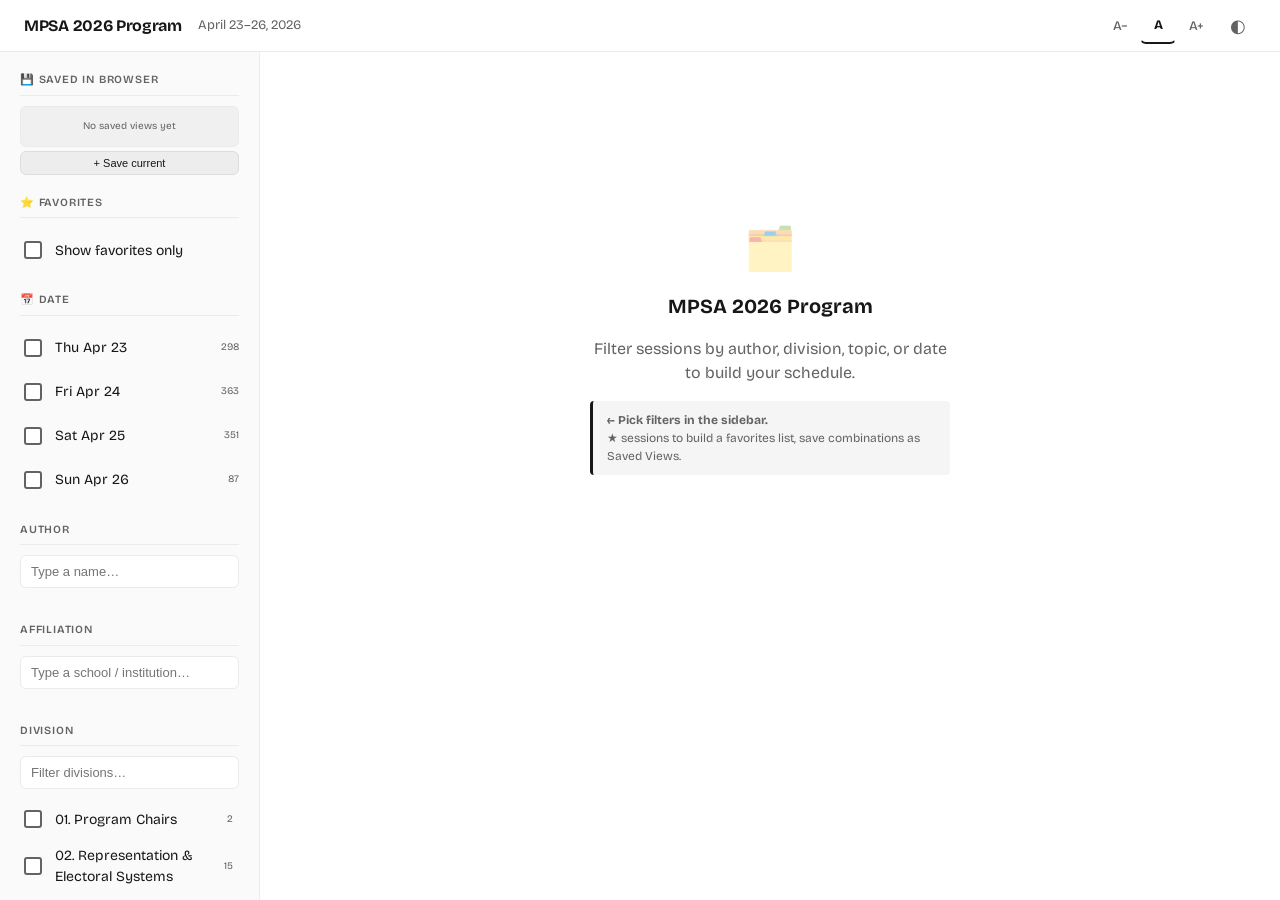
<file: index.html>
<!doctype html>
<html lang="en">
<head>
  <meta charset="utf-8">
  <meta name="viewport" content="width=device-width, initial-scale=1">
  <title>MPSA 2026 Program</title>
  <link rel="stylesheet" href="css/main.css">
</head>
<body>
  <header class="app-header">
    <button class="drawer-toggle" id="drawer-toggle" aria-label="Open filters" title="Open filters">&#9776;</button>
    <div class="app-title">MPSA 2026 Program</div>
    <div class="app-dates">April 23&#8211;26, 2026</div>
    <div class="header-controls" id="header-controls">
      <button class="font-btn" data-scale="0.9" aria-label="Decrease font size">A&#8722;</button>
      <button class="font-btn active" data-scale="1" aria-label="Default font size">A</button>
      <button class="font-btn" data-scale="1.3" aria-label="Increase font size">A+</button>
      <button class="contrast-btn" id="contrast-toggle" aria-label="Toggle high contrast mode" aria-pressed="false">&#9680;</button>
    </div>
  </header>
  <div class="drawer-overlay" id="drawer-overlay"></div>

  <div class="app-body">
    <aside class="sidebar" id="sidebar"></aside>
    <main class="main" id="main">
      <div class="filter-summary" id="filter-summary"></div>
      <div class="main-content" id="main-content"></div>
    </main>
  </div>

  <script src="js/storage.js"></script>
  <script src="js/filters.js"></script>
  <script src="js/search.js"></script>
  <script src="js/render.js"></script>
  <script src="js/app.js"></script>
</body>
</html>
</file>
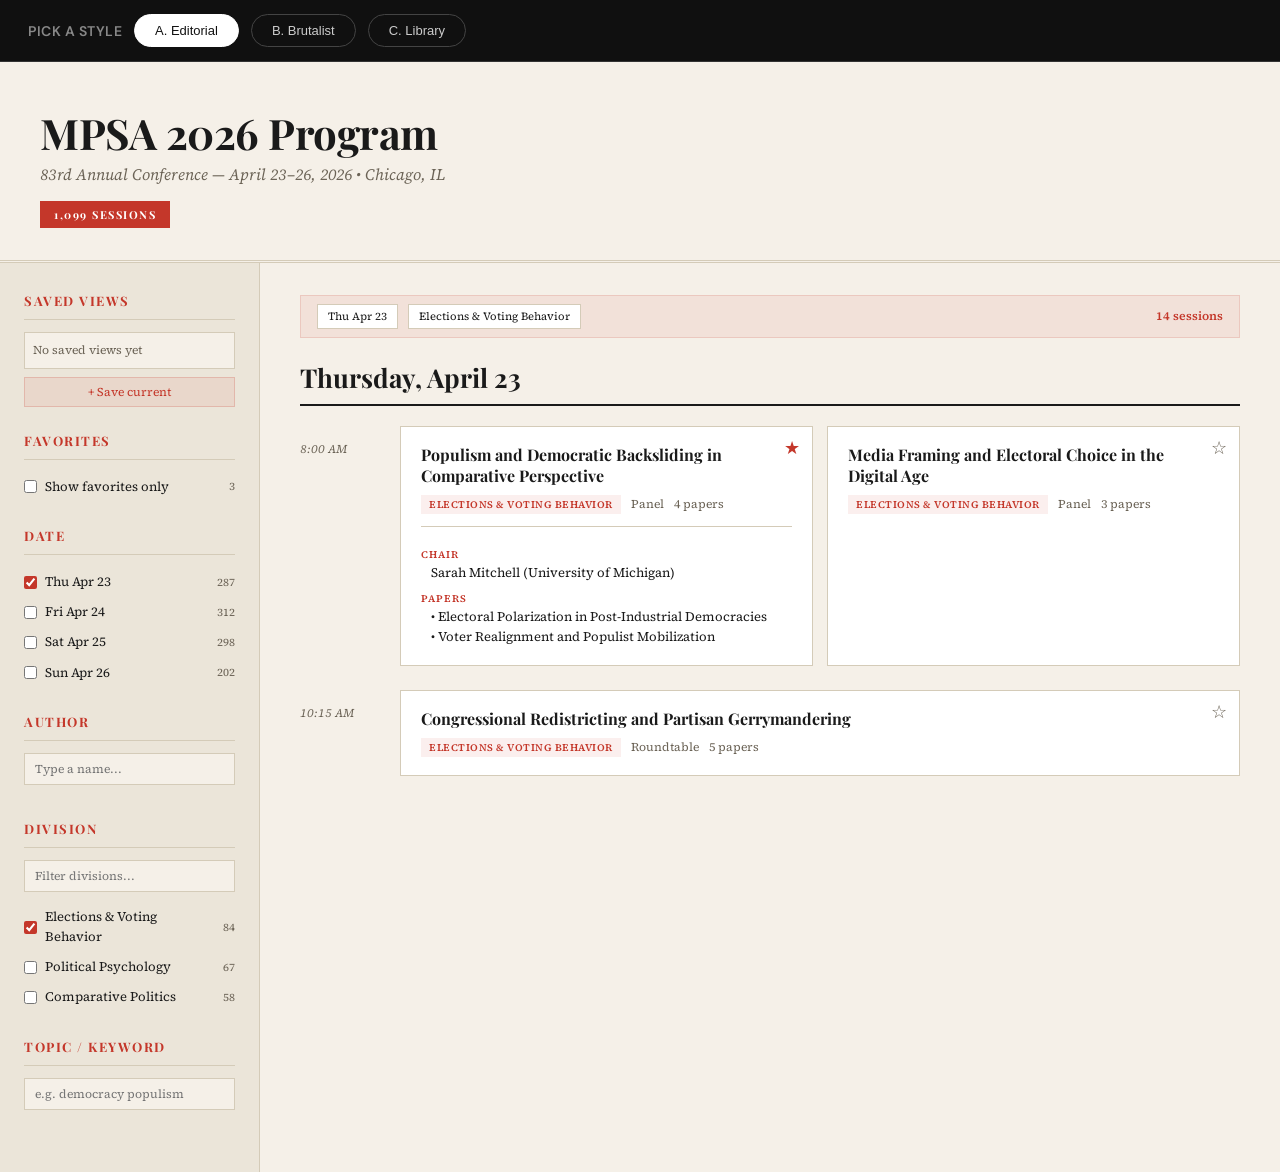
<file: design-samples.html>
<!doctype html>
<html lang="en">
<head>
  <meta charset="utf-8">
  <meta name="viewport" content="width=device-width, initial-scale=1">
  <title>MPSA Viewer — Design Samples</title>
  <link rel="preconnect" href="https://fonts.googleapis.com">
  <link rel="preconnect" href="https://fonts.gstatic.com" crossorigin>
  <link href="https://fonts.googleapis.com/css2?family=Playfair+Display:ital,wght@0,400;0,700;1,400&family=Source+Serif+4:opsz,wght@8..60,400;8..60,600&family=DM+Sans:wght@400;500;600&family=Space+Mono:wght@400;700&family=Bricolage+Grotesque:opsz,wght@12..96,400;12..96,600;12..96,700&family=Fraunces:opsz,wght@9..144,400;9..144,600&family=IBM+Plex+Mono:wght@400;600&display=swap" rel="stylesheet">
  <style>
    /* ── Picker chrome ─────────────────────────────────── */
    *, *::before, *::after { box-sizing: border-box; margin: 0; padding: 0; }
    body { background: #111; color: #eee; font-family: 'DM Sans', sans-serif; }

    .picker-bar {
      position: sticky; top: 0; z-index: 100;
      display: flex; align-items: center; gap: 12px;
      padding: 14px 28px;
      background: rgba(17,17,17,0.92); backdrop-filter: blur(12px);
      border-bottom: 1px solid #333;
    }
    .picker-bar h1 { font-size: 14px; font-weight: 600; letter-spacing: 0.5px; text-transform: uppercase; color: #888; }
    .pick-btn {
      padding: 8px 20px; border-radius: 100px; border: 1px solid #444;
      background: transparent; color: #ccc; font-size: 13px; font-weight: 500;
      cursor: pointer; transition: all 0.2s;
    }
    .pick-btn:hover { border-color: #888; color: #fff; }
    .pick-btn.active { background: #fff; color: #111; border-color: #fff; }

    .sample-frame {
      display: none; min-height: 100vh;
    }
    .sample-frame.visible { display: block; }

    /* ═══════════════════════════════════════════════════════
       STYLE A — Editorial / Magazine
       ═══════════════════════════════════════════════════════ */
    .ed {
      --bg: #f5f0e8;
      --panel: #ebe5d9;
      --card: #fff;
      --border: #d4cbb8;
      --text: #1a1a1a;
      --muted: #6b6356;
      --accent: #c4372a;
      --accent-light: rgba(196,55,42,0.08);
      --heading: 'Playfair Display', Georgia, serif;
      --body: 'Source Serif 4', Georgia, serif;
      background: var(--bg); color: var(--text); font-family: var(--body); font-size: 15px; line-height: 1.55;
    }
    .ed .header {
      padding: 48px 40px 32px;
      border-bottom: 3px double var(--border);
    }
    .ed .header h1 {
      font-family: var(--heading); font-size: 42px; font-weight: 700;
      letter-spacing: -0.5px; line-height: 1.1;
    }
    .ed .header .subtitle {
      font-family: var(--body); font-size: 16px; color: var(--muted);
      margin-top: 6px; font-style: italic;
    }
    .ed .header .edition {
      display: inline-block; margin-top: 14px;
      background: var(--accent); color: #fff;
      font-family: var(--heading); font-size: 11px; font-weight: 700;
      letter-spacing: 1.5px; text-transform: uppercase;
      padding: 5px 14px;
    }
    .ed .layout { display: flex; }
    .ed .sidebar {
      width: 260px; flex-shrink: 0;
      padding: 28px 24px;
      border-right: 1px solid var(--border);
      background: var(--panel);
    }
    .ed .sidebar h3 {
      font-family: var(--heading); font-size: 13px;
      text-transform: uppercase; letter-spacing: 1.5px;
      color: var(--accent); margin-bottom: 12px;
      border-bottom: 1px solid var(--border); padding-bottom: 8px;
    }
    .ed .sidebar label {
      display: flex; align-items: center; gap: 8px;
      font-size: 13px; padding: 5px 0; cursor: pointer; color: var(--text);
    }
    .ed .sidebar label .cnt {
      margin-left: auto; font-size: 11px; color: var(--muted);
    }
    .ed .sidebar input[type=checkbox] { accent-color: var(--accent); }
    .ed .sidebar .search-input {
      width: 100%; padding: 7px 10px; font-size: 12px;
      border: 1px solid var(--border); background: var(--bg);
      font-family: var(--body); color: var(--text); margin-bottom: 10px;
    }
    .ed .sidebar .search-input:focus { outline: none; border-color: var(--accent); }
    .ed .sidebar .sec { margin-bottom: 24px; }

    .ed .content { flex: 1; padding: 32px 40px; }
    .ed .day-header {
      font-family: var(--heading); font-size: 26px; font-weight: 700;
      border-bottom: 2px solid var(--text); padding-bottom: 6px;
      margin-bottom: 20px;
    }
    .ed .time-block { display: flex; gap: 20px; margin-bottom: 24px; }
    .ed .time-label {
      width: 80px; flex-shrink: 0;
      font-size: 12px; color: var(--muted);
      padding-top: 14px; font-style: italic;
    }
    .ed .cards { flex: 1; display: flex; flex-wrap: wrap; gap: 14px; }
    .ed .card {
      flex: 1 1 300px; background: var(--card);
      border: 1px solid var(--border);
      padding: 18px 20px; position: relative;
      transition: box-shadow 0.2s;
    }
    .ed .card:hover { box-shadow: 4px 4px 0 rgba(0,0,0,0.08); }
    .ed .card .star {
      position: absolute; top: 10px; right: 12px;
      color: var(--muted); font-size: 18px; cursor: pointer; background: none; border: none;
    }
    .ed .card .star.on { color: var(--accent); }
    .ed .card h4 {
      font-family: var(--heading); font-size: 16px; font-weight: 700;
      line-height: 1.3; margin-bottom: 8px; padding-right: 24px;
    }
    .ed .card .meta {
      font-size: 12px; color: var(--muted); display: flex; gap: 10px; flex-wrap: wrap;
    }
    .ed .card .div-tag {
      background: var(--accent-light); color: var(--accent);
      font-size: 10px; padding: 2px 8px; font-weight: 600;
      text-transform: uppercase; letter-spacing: 0.5px;
    }
    .ed .card .detail {
      margin-top: 12px; padding-top: 12px;
      border-top: 1px solid var(--border); font-size: 13px;
    }
    .ed .card .detail .lbl {
      font-size: 10px; text-transform: uppercase; letter-spacing: 1px;
      color: var(--accent); font-weight: 600; margin-top: 8px;
    }
    .ed .card .detail .person { margin-left: 10px; color: var(--text); }
    .ed .filter-bar {
      background: var(--accent-light); border: 1px solid rgba(196,55,42,0.15);
      padding: 8px 16px; margin-bottom: 20px; font-size: 12px;
      display: flex; gap: 10px; align-items: center; flex-wrap: wrap;
    }
    .ed .filter-bar .chip {
      background: var(--card); border: 1px solid var(--border);
      padding: 3px 10px; font-size: 11px;
    }
    .ed .filter-bar .count { margin-left: auto; color: var(--accent); font-weight: 600; }

    /* ═══════════════════════════════════════════════════════
       STYLE B — Brutalist / Institutional
       ═══════════════════════════════════════════════════════ */
    .br {
      --bg: #f8f8f8;
      --panel: #fff;
      --card: #fff;
      --border: #000;
      --text: #000;
      --muted: #555;
      --accent: #e8ff00;
      --accent-dark: #000;
      --heading: 'IBM Plex Mono', 'Space Mono', monospace;
      --body: 'DM Sans', sans-serif;
      background: var(--bg); color: var(--text);
      font-family: var(--body); font-size: 14px; line-height: 1.5;
    }
    .br .header {
      background: #000; color: #fff; padding: 32px 40px;
      display: flex; align-items: flex-end; gap: 24px;
      border-bottom: 6px solid var(--accent);
    }
    .br .header h1 {
      font-family: var(--heading); font-size: 36px; font-weight: 700;
      letter-spacing: -1px; line-height: 1;
    }
    .br .header .tag {
      background: var(--accent); color: #000;
      font-family: var(--heading); font-size: 11px; font-weight: 700;
      padding: 6px 14px; text-transform: uppercase; letter-spacing: 2px;
      transform: rotate(-2deg); display: inline-block;
    }
    .br .header .dates {
      font-family: var(--heading); font-size: 13px; color: #aaa;
    }
    .br .layout { display: flex; }
    .br .sidebar {
      width: 260px; flex-shrink: 0;
      padding: 20px; background: var(--panel);
      border-right: 3px solid #000;
    }
    .br .sidebar h3 {
      font-family: var(--heading); font-size: 10px;
      text-transform: uppercase; letter-spacing: 3px;
      background: #000; color: var(--accent);
      padding: 6px 10px; margin-bottom: 10px;
    }
    .br .sidebar label {
      display: flex; align-items: center; gap: 6px;
      font-size: 12px; padding: 4px 0; cursor: pointer;
      font-family: var(--body);
    }
    .br .sidebar label .cnt {
      margin-left: auto; font-family: var(--heading);
      font-size: 10px; color: var(--muted);
    }
    .br .sidebar input[type=checkbox] { accent-color: #000; }
    .br .sidebar .search-input {
      width: 100%; padding: 6px 8px; font-size: 11px;
      border: 2px solid #000; background: var(--bg);
      font-family: var(--heading); margin-bottom: 8px;
    }
    .br .sidebar .search-input:focus { outline: none; background: var(--accent); }
    .br .sidebar .sec { margin-bottom: 20px; }

    .br .content { flex: 1; padding: 28px 36px; }
    .br .day-header {
      font-family: var(--heading); font-size: 18px; font-weight: 700;
      text-transform: uppercase; letter-spacing: 3px;
      background: #000; color: #fff; padding: 10px 16px;
      margin-bottom: 16px;
    }
    .br .time-block { display: flex; gap: 16px; margin-bottom: 20px; }
    .br .time-label {
      width: 80px; flex-shrink: 0;
      font-family: var(--heading); font-size: 11px; color: var(--muted);
      padding-top: 12px; font-weight: 700;
    }
    .br .cards { flex: 1; display: flex; flex-wrap: wrap; gap: 12px; }
    .br .card {
      flex: 1 1 300px; background: var(--card);
      border: 2px solid #000; padding: 16px;
      position: relative; transition: transform 0.1s;
    }
    .br .card:hover { transform: translate(-2px, -2px); box-shadow: 4px 4px 0 #000; }
    .br .card .star {
      position: absolute; top: 8px; right: 10px;
      color: var(--muted); font-size: 18px; cursor: pointer; background: none; border: none;
    }
    .br .card .star.on { color: #000; text-shadow: 0 0 8px var(--accent); }
    .br .card h4 {
      font-family: var(--heading); font-size: 13px; font-weight: 700;
      line-height: 1.4; margin-bottom: 8px; padding-right: 20px;
      text-transform: uppercase; letter-spacing: 0.3px;
    }
    .br .card .meta {
      font-size: 11px; color: var(--muted); display: flex; gap: 8px; flex-wrap: wrap;
    }
    .br .card .div-tag {
      background: var(--accent); color: #000;
      font-family: var(--heading); font-size: 9px; font-weight: 700;
      padding: 2px 8px; text-transform: uppercase; letter-spacing: 1px;
    }
    .br .card .detail {
      margin-top: 10px; padding-top: 10px;
      border-top: 2px solid #000; font-size: 12px;
    }
    .br .card .detail .lbl {
      font-family: var(--heading); font-size: 9px;
      text-transform: uppercase; letter-spacing: 2px;
      color: var(--muted); margin-top: 6px;
    }
    .br .card .detail .person { margin-left: 8px; }
    .br .filter-bar {
      background: var(--accent); border: 2px solid #000;
      padding: 8px 14px; margin-bottom: 16px; font-size: 12px;
      display: flex; gap: 8px; align-items: center; flex-wrap: wrap;
    }
    .br .filter-bar .chip {
      background: #fff; border: 1px solid #000;
      padding: 2px 8px; font-size: 10px; font-family: var(--heading);
    }
    .br .filter-bar .count {
      margin-left: auto; font-family: var(--heading);
      font-size: 12px; font-weight: 700;
    }

    /* ═══════════════════════════════════════════════════════
       STYLE C — Minimal / Monochrome
       ═══════════════════════════════════════════════════════ */
    .lib {
      --bg: #ffffff;
      --panel: #fafafa;
      --card: #ffffff;
      --border: #ebebeb;
      --text: #171717;
      --muted: #8a8a8a;
      --accent: #171717;
      --accent-light: rgba(0,0,0,0.04);
      --heading: 'Bricolage Grotesque', sans-serif;
      --body: 'Bricolage Grotesque', sans-serif;
      background: var(--bg); color: var(--text);
      font-family: var(--body); font-size: 14px; line-height: 1.5;
    }
    .lib .header {
      padding: 40px 40px 28px;
      border-bottom: 1px solid var(--border);
    }
    .lib .header h1 {
      font-family: var(--heading); font-size: 28px; font-weight: 700;
      letter-spacing: -0.5px;
    }
    .lib .header .subtitle {
      font-size: 14px; color: var(--muted);
      margin-top: 4px;
    }
    .lib .header .badge {
      display: inline-block; margin-top: 14px;
      background: var(--text); color: #fff;
      font-family: var(--heading); font-size: 10px; font-weight: 600;
      padding: 4px 12px; border-radius: 100px; letter-spacing: 0.5px;
      text-transform: uppercase;
    }
    .lib .layout { display: flex; }
    .lib .sidebar {
      width: 260px; flex-shrink: 0;
      padding: 24px 20px; background: var(--panel);
      border-right: 1px solid var(--border);
    }
    .lib .sidebar h3 {
      font-family: var(--heading); font-size: 11px; font-weight: 600;
      text-transform: uppercase; letter-spacing: 0.8px;
      color: var(--muted); margin-bottom: 10px;
      padding-bottom: 6px; border-bottom: 1px solid var(--border);
    }
    .lib .sidebar label {
      display: flex; align-items: center; gap: 7px;
      font-size: 13px; padding: 4px 0; cursor: pointer;
      color: var(--text); font-family: var(--heading);
    }
    .lib .sidebar label .cnt {
      margin-left: auto; font-size: 10px; color: var(--muted);
    }
    .lib .sidebar input[type=checkbox] { accent-color: var(--text); }
    .lib .sidebar .search-input {
      width: 100%; padding: 8px 10px; font-size: 12px;
      border: 1px solid var(--border); border-radius: 6px;
      background: #fff; color: var(--text);
      font-family: var(--heading); margin-bottom: 8px;
    }
    .lib .sidebar .search-input:focus { outline: none; border-color: var(--text); }
    .lib .sidebar .sec { margin-bottom: 22px; }

    .lib .content { flex: 1; padding: 28px 40px; }
    .lib .day-header {
      font-family: var(--heading); font-size: 18px; font-weight: 700;
      color: var(--text); padding-bottom: 8px;
      border-bottom: 1px solid var(--border);
      margin-bottom: 18px; letter-spacing: -0.3px;
    }
    .lib .time-block { display: flex; gap: 16px; margin-bottom: 22px; }
    .lib .time-label {
      width: 80px; flex-shrink: 0;
      font-family: var(--heading); font-size: 12px; color: var(--muted);
      padding-top: 14px; font-weight: 500;
    }
    .lib .cards { flex: 1; display: flex; flex-wrap: wrap; gap: 12px; }
    .lib .card {
      flex: 1 1 300px; background: var(--card);
      border: 1px solid var(--border);
      border-radius: 8px; padding: 16px 18px;
      position: relative; transition: box-shadow 0.2s, border-color 0.2s;
    }
    .lib .card:hover { border-color: #ccc; box-shadow: 0 4px 12px rgba(0,0,0,0.06); }
    .lib .card .star {
      position: absolute; top: 10px; right: 12px;
      width: 22px; height: 22px;
      font-size: 0; color: transparent;
      cursor: pointer; background: none; border: none; padding: 0;
      background-size: contain; background-repeat: no-repeat; background-position: center;
      background-image: url("data:image/svg+xml,%3Csvg viewBox='0 0 24 24' xmlns='http://www.w3.org/2000/svg'%3E%3Cpolygon points='12,2 15.09,8.26 22,9.27 17,14.14 18.18,21.02 12,17.77 5.82,21.02 7,14.14 2,9.27 8.91,8.26' fill='none' stroke='%23ccc' stroke-width='1.8' stroke-linejoin='round'/%3E%3C/svg%3E");
      transition: transform 0.15s;
    }
    .lib .card .star:hover { transform: scale(1.15); }
    .lib .card .star.on {
      background-image: url("data:image/svg+xml,%3Csvg viewBox='0 0 24 24' xmlns='http://www.w3.org/2000/svg'%3E%3Cpolygon points='12,2 15.09,8.26 22,9.27 17,14.14 18.18,21.02 12,17.77 5.82,21.02 7,14.14 2,9.27 8.91,8.26' fill='%23f97316' stroke='%23f97316' stroke-width='1.8' stroke-linejoin='round'/%3E%3C/svg%3E");
    }
    .lib .card h4 {
      font-family: var(--heading); font-size: 14px; font-weight: 600;
      line-height: 1.4; margin-bottom: 8px; padding-right: 24px;
    }
    .lib .card .meta {
      font-size: 11px; color: var(--muted); display: flex; gap: 8px; flex-wrap: wrap;
      font-family: var(--heading);
    }
    .lib .card .div-tag {
      background: var(--accent-light); color: var(--text);
      font-size: 10px; padding: 2px 8px; border-radius: 100px;
      font-family: var(--heading); font-weight: 500;
    }
    .lib .card .detail {
      margin-top: 12px; padding-top: 12px;
      border-top: 1px solid var(--border); font-size: 13px;
    }
    .lib .card .detail .lbl {
      font-family: var(--heading); font-size: 10px;
      text-transform: uppercase; letter-spacing: 0.5px;
      color: var(--muted); margin-top: 8px; font-weight: 600;
    }
    .lib .card .detail .person { margin-left: 8px; color: var(--text); }
    .lib .filter-bar {
      background: var(--panel); border: 1px solid var(--border);
      border-radius: 8px; padding: 8px 14px; margin-bottom: 20px;
      font-size: 12px; display: flex; gap: 8px; align-items: center; flex-wrap: wrap;
    }
    .lib .filter-bar .chip {
      background: #fff; border: 1px solid var(--border);
      padding: 3px 10px; border-radius: 100px; font-size: 11px;
      font-family: var(--heading);
    }
    .lib .filter-bar .count {
      margin-left: auto; color: var(--text);
      font-family: var(--heading); font-weight: 600; font-size: 12px;
    }
  </style>
</head>
<body>

<div class="picker-bar">
  <h1>Pick a style</h1>
  <button class="pick-btn active" onclick="show('a')">A. Editorial</button>
  <button class="pick-btn" onclick="show('b')">B. Brutalist</button>
  <button class="pick-btn" onclick="show('c')">C. Library</button>
</div>

<!-- ═══ A. Editorial / Magazine ═══ -->
<div class="sample-frame visible" id="frame-a">
<div class="ed">
  <div class="header">
    <h1>MPSA 2026 Program</h1>
    <div class="subtitle">83rd Annual Conference &mdash; April 23&ndash;26, 2026 &bull; Chicago, IL</div>
    <div class="edition">1,099 Sessions</div>
  </div>
  <div class="layout">
    <div class="sidebar">
      <div class="sec">
        <h3>Saved Views</h3>
        <div style="font-size:12px;color:var(--muted);padding:8px;background:var(--bg);border:1px solid var(--border);">No saved views yet</div>
        <button style="width:100%;margin-top:8px;padding:6px;font-family:var(--body);font-size:12px;background:var(--accent-light);border:1px solid rgba(196,55,42,0.2);color:var(--accent);cursor:pointer;">+ Save current</button>
      </div>
      <div class="sec">
        <h3>Favorites</h3>
        <label><input type="checkbox"> Show favorites only <span class="cnt">3</span></label>
      </div>
      <div class="sec">
        <h3>Date</h3>
        <label><input type="checkbox" checked> Thu Apr 23 <span class="cnt">287</span></label>
        <label><input type="checkbox"> Fri Apr 24 <span class="cnt">312</span></label>
        <label><input type="checkbox"> Sat Apr 25 <span class="cnt">298</span></label>
        <label><input type="checkbox"> Sun Apr 26 <span class="cnt">202</span></label>
      </div>
      <div class="sec">
        <h3>Author</h3>
        <input class="search-input" placeholder="Type a name...">
      </div>
      <div class="sec">
        <h3>Division</h3>
        <input class="search-input" placeholder="Filter divisions...">
        <label><input type="checkbox" checked> Elections &amp; Voting Behavior <span class="cnt">84</span></label>
        <label><input type="checkbox"> Political Psychology <span class="cnt">67</span></label>
        <label><input type="checkbox"> Comparative Politics <span class="cnt">58</span></label>
      </div>
      <div class="sec">
        <h3>Topic / Keyword</h3>
        <input class="search-input" placeholder="e.g. democracy populism">
      </div>
    </div>
    <div class="content">
      <div class="filter-bar">
        <span class="chip">Thu Apr 23</span>
        <span class="chip">Elections &amp; Voting Behavior</span>
        <span class="count">14 sessions</span>
      </div>
      <h2 class="day-header">Thursday, April 23</h2>
      <div class="time-block">
        <div class="time-label">8:00 AM</div>
        <div class="cards">
          <div class="card">
            <button class="star on">&#9733;</button>
            <h4>Populism and Democratic Backsliding in Comparative Perspective</h4>
            <div class="meta">
              <span class="div-tag">Elections &amp; Voting Behavior</span>
              <span>Panel</span>
              <span>4 papers</span>
            </div>
            <div class="detail">
              <div class="lbl">Chair</div>
              <div class="person">Sarah Mitchell (University of Michigan)</div>
              <div class="lbl">Papers</div>
              <div class="person">&bull; Electoral Polarization in Post-Industrial Democracies</div>
              <div class="person">&bull; Voter Realignment and Populist Mobilization</div>
            </div>
          </div>
          <div class="card">
            <button class="star">&#9734;</button>
            <h4>Media Framing and Electoral Choice in the Digital Age</h4>
            <div class="meta">
              <span class="div-tag">Elections &amp; Voting Behavior</span>
              <span>Panel</span>
              <span>3 papers</span>
            </div>
          </div>
        </div>
      </div>
      <div class="time-block">
        <div class="time-label">10:15 AM</div>
        <div class="cards">
          <div class="card">
            <button class="star">&#9734;</button>
            <h4>Congressional Redistricting and Partisan Gerrymandering</h4>
            <div class="meta">
              <span class="div-tag">Elections &amp; Voting Behavior</span>
              <span>Roundtable</span>
              <span>5 papers</span>
            </div>
          </div>
        </div>
      </div>
    </div>
  </div>
</div>
</div>

<!-- ═══ B. Brutalist / Institutional ═══ -->
<div class="sample-frame" id="frame-b">
<div class="br">
  <div class="header">
    <div>
      <h1>MPSA//2026</h1>
      <div class="dates">APR 23&ndash;26 / CHICAGO IL</div>
    </div>
    <div class="tag">1,099 SESSIONS</div>
  </div>
  <div class="layout">
    <div class="sidebar">
      <div class="sec">
        <h3>Saved Views</h3>
        <div style="font-size:11px;color:var(--muted);padding:8px;border:1px dashed #000;">EMPTY</div>
        <button style="width:100%;margin-top:6px;padding:5px;font-family:var(--heading);font-size:10px;background:var(--accent);border:2px solid #000;cursor:pointer;text-transform:uppercase;letter-spacing:1px;">+ Save current</button>
      </div>
      <div class="sec">
        <h3>Favorites</h3>
        <label><input type="checkbox"> FAVORITES ONLY <span class="cnt">03</span></label>
      </div>
      <div class="sec">
        <h3>Date</h3>
        <label><input type="checkbox" checked> THU APR 23 <span class="cnt">287</span></label>
        <label><input type="checkbox"> FRI APR 24 <span class="cnt">312</span></label>
        <label><input type="checkbox"> SAT APR 25 <span class="cnt">298</span></label>
        <label><input type="checkbox"> SUN APR 26 <span class="cnt">202</span></label>
      </div>
      <div class="sec">
        <h3>Author</h3>
        <input class="search-input" placeholder="SEARCH...">
      </div>
      <div class="sec">
        <h3>Division</h3>
        <input class="search-input" placeholder="FILTER...">
        <label><input type="checkbox" checked> Elections &amp; Voting <span class="cnt">084</span></label>
        <label><input type="checkbox"> Political Psychology <span class="cnt">067</span></label>
        <label><input type="checkbox"> Comparative Politics <span class="cnt">058</span></label>
      </div>
      <div class="sec">
        <h3>Keyword</h3>
        <input class="search-input" placeholder="e.g. DEMOCRACY">
      </div>
    </div>
    <div class="content">
      <div class="filter-bar">
        <span class="chip">THU APR 23</span>
        <span class="chip">ELECTIONS</span>
        <span class="count">014 SESSIONS</span>
      </div>
      <div class="day-header">THURSDAY / APRIL 23</div>
      <div class="time-block">
        <div class="time-label">08:00</div>
        <div class="cards">
          <div class="card">
            <button class="star on">&#9733;</button>
            <h4>Populism and Democratic Backsliding in Comparative Perspective</h4>
            <div class="meta">
              <span class="div-tag">ELECTIONS</span>
              <span>PANEL</span>
              <span>4 PAPERS</span>
            </div>
            <div class="detail">
              <div class="lbl">CHAIR</div>
              <div class="person">Sarah Mitchell (University of Michigan)</div>
              <div class="lbl">PAPERS</div>
              <div class="person">&bull; Electoral Polarization in Post-Industrial Democracies</div>
              <div class="person">&bull; Voter Realignment and Populist Mobilization</div>
            </div>
          </div>
          <div class="card">
            <button class="star">&#9734;</button>
            <h4>Media Framing and Electoral Choice in the Digital Age</h4>
            <div class="meta">
              <span class="div-tag">ELECTIONS</span>
              <span>PANEL</span>
              <span>3 PAPERS</span>
            </div>
          </div>
        </div>
      </div>
      <div class="time-block">
        <div class="time-label">10:15</div>
        <div class="cards">
          <div class="card">
            <button class="star">&#9734;</button>
            <h4>Congressional Redistricting and Partisan Gerrymandering</h4>
            <div class="meta">
              <span class="div-tag">ELECTIONS</span>
              <span>ROUNDTABLE</span>
              <span>5 PAPERS</span>
            </div>
          </div>
        </div>
      </div>
    </div>
  </div>
</div>
</div>

<!-- ═══ C. Warm Academic / Library ═══ -->
<div class="sample-frame" id="frame-c">
<div class="lib">
  <div class="header">
    <h1>MPSA 2026 Program</h1>
    <div class="subtitle">83rd Annual Conference &mdash; April 23&ndash;26, 2026</div>
    <div class="badge">1,099 Sessions</div>
  </div>
  <div class="layout">
    <div class="sidebar">
      <div class="sec">
        <h3>Saved Views</h3>
        <div style="font-size:11px;color:var(--muted);padding:10px;background:var(--accent-light);border:1px solid var(--border);border-radius:6px;text-align:center;">No saved views yet</div>
        <button style="width:100%;margin-top:8px;padding:6px;font-family:var(--heading);font-size:11px;background:var(--accent-light);border:1px solid var(--border);color:var(--text);border-radius:6px;cursor:pointer;">+ Save current</button>
      </div>
      <div class="sec">
        <h3>Favorites</h3>
        <label><input type="checkbox"> Show favorites only <span class="cnt">3</span></label>
      </div>
      <div class="sec">
        <h3>Date</h3>
        <label><input type="checkbox" checked> Thu Apr 23 <span class="cnt">287</span></label>
        <label><input type="checkbox"> Fri Apr 24 <span class="cnt">312</span></label>
        <label><input type="checkbox"> Sat Apr 25 <span class="cnt">298</span></label>
        <label><input type="checkbox"> Sun Apr 26 <span class="cnt">202</span></label>
      </div>
      <div class="sec">
        <h3>Author</h3>
        <input class="search-input" placeholder="Type a name...">
      </div>
      <div class="sec">
        <h3>Division</h3>
        <input class="search-input" placeholder="Filter divisions...">
        <label><input type="checkbox" checked> Elections &amp; Voting Behavior <span class="cnt">84</span></label>
        <label><input type="checkbox"> Political Psychology <span class="cnt">67</span></label>
        <label><input type="checkbox"> Comparative Politics <span class="cnt">58</span></label>
      </div>
      <div class="sec">
        <h3>Topic / Keyword</h3>
        <input class="search-input" placeholder="e.g. democracy populism">
      </div>
    </div>
    <div class="content">
      <div class="filter-bar">
        <span class="chip">Thu Apr 23</span>
        <span class="chip">Elections &amp; Voting Behavior</span>
        <span class="count">14 sessions</span>
      </div>
      <h2 class="day-header">Thursday, April 23</h2>
      <div class="time-block">
        <div class="time-label">8:00 AM</div>
        <div class="cards">
          <div class="card">
            <button class="star on">&#9733;</button>
            <h4>Populism and Democratic Backsliding in Comparative Perspective</h4>
            <div class="meta">
              <span class="div-tag">Elections &amp; Voting Behavior</span>
              <span>Panel</span>
              <span>4 papers</span>
            </div>
            <div class="detail">
              <div class="lbl">Chair</div>
              <div class="person">Sarah Mitchell (University of Michigan)</div>
              <div class="lbl">Papers</div>
              <div class="person">&bull; Electoral Polarization in Post-Industrial Democracies</div>
              <div class="person">&bull; Voter Realignment and Populist Mobilization</div>
            </div>
          </div>
          <div class="card">
            <button class="star">&#9734;</button>
            <h4>Media Framing and Electoral Choice in the Digital Age</h4>
            <div class="meta">
              <span class="div-tag">Elections &amp; Voting Behavior</span>
              <span>Panel</span>
              <span>3 papers</span>
            </div>
          </div>
        </div>
      </div>
      <div class="time-block">
        <div class="time-label">10:15 AM</div>
        <div class="cards">
          <div class="card">
            <button class="star">&#9734;</button>
            <h4>Congressional Redistricting and Partisan Gerrymandering</h4>
            <div class="meta">
              <span class="div-tag">Elections &amp; Voting Behavior</span>
              <span>Roundtable</span>
              <span>5 papers</span>
            </div>
          </div>
        </div>
      </div>
    </div>
  </div>
</div>
</div>

<script>
function show(id) {
  document.querySelectorAll('.sample-frame').forEach(f => f.classList.remove('visible'));
  document.getElementById('frame-' + id).classList.add('visible');
  document.querySelectorAll('.pick-btn').forEach(b => b.classList.remove('active'));
  event.target.classList.add('active');
}
</script>
</body>
</html>
</file>
<file: css/main.css>
@import url('https://fonts.googleapis.com/css2?family=Bricolage+Grotesque:opsz,wght@12..96,400;12..96,500;12..96,600;12..96,700&display=swap');

:root {
  --bg: #ffffff;
  --panel: #fafafa;
  --panel-2: #ffffff;
  --border: #ebebeb;
  --text: #171717;
  --muted: #636363;
  --accent: #171717;
  --accent-2: #171717;
  --accent-bg: rgba(0,0,0,0.04);
  --chip-bg: rgba(0,0,0,0.05);
  --tag-bg: rgba(0,0,0,0.04);
  --tag-fg: #171717;
  --ok: #171717;
  --warn: #f97316;
  --font: 'Bricolage Grotesque', sans-serif;
}

* { box-sizing: border-box; }

html, body {
  margin: 0;
  padding: 0;
  height: 100%;
  background: var(--bg);
  color: var(--text);
  font: calc(16px * var(--font-scale, 1)) / 1.5 var(--font);
}

.app-header {
  height: 52px;
  padding: 0 24px;
  display: flex;
  align-items: center;
  gap: 16px;
  border-bottom: 1px solid var(--border);
  background: var(--bg);
  position: fixed;
  top: 0;
  left: 0;
  right: 0;
  z-index: 10;
}

.app-title {
  font-weight: 700;
  font-size: 16px;
  letter-spacing: -0.3px;
}
.app-dates { color: var(--muted); font-size: 13px; }

.app-body {
  display: flex;
  min-height: calc(100vh - 52px);
  padding-top: 52px;
}

.sidebar {
  width: 260px;
  flex-shrink: 0;
  padding: 20px;
  background: var(--panel);
  border-right: 1px solid var(--border);
  position: sticky;
  top: 52px;
  max-height: calc(100vh - 52px);
  overflow-y: auto;
  display: flex;
  flex-direction: column;
}

.main {
  flex: 1;
  padding: 24px 40px;
  min-width: 0;
}

.filter-summary {
  background: var(--panel);
  border: 1px solid var(--border);
  border-radius: 8px;
  padding: 8px 14px;
  margin-bottom: 20px;
  font-size: 0.8125rem;
  color: var(--muted);
  display: flex;
  gap: 10px;
  align-items: center;
  flex-wrap: wrap;
}

.filter-summary:empty { display: none; }

.day-section { margin-bottom: 32px; }
.day-section-header {
  font-size: 1.125rem;
  font-weight: 700;
  color: var(--text);
  border-bottom: 1px solid var(--border);
  padding-bottom: 8px;
  margin-bottom: 16px;
  letter-spacing: -0.3px;
}

.time-row {
  display: flex;
  gap: 16px;
  align-items: flex-start;
  margin-bottom: 16px;
}
.time-label {
  width: 80px;
  flex-shrink: 0;
  font-size: 0.8125rem;
  font-weight: 500;
  color: var(--muted);
  padding-top: 14px;
}
.time-slot {
  flex: 1;
  display: flex;
  gap: 12px;
  min-width: 0;
  flex-wrap: wrap;
}

.session-card {
  flex: 1 1 280px;
  min-width: 240px;
  background: var(--panel-2);
  border: 1px solid var(--border);
  border-radius: 8px;
  padding: 14px 16px;
  cursor: pointer;
  transition: box-shadow 0.2s, border-color 0.2s;
  position: relative;
}
.session-card:hover {
  border-color: #ccc;
  box-shadow: 0 4px 12px rgba(0,0,0,0.06);
}
.session-card.expanded { border-color: #ccc; }

.session-title {
  font-weight: 600;
  margin-bottom: 6px;
  font-size: 0.9375rem;
  line-height: 1.4;
  padding-right: 24px;
}
.session-meta {
  color: var(--muted);
  font-size: 0.75rem;
  display: flex;
  gap: 10px;
  align-items: center;
  flex-wrap: wrap;
}

.division-tag {
  background: var(--tag-bg);
  color: var(--tag-fg);
  font-size: 0.6875rem;
  font-weight: 500;
  padding: 2px 8px;
  border-radius: 100px;
}

.session-detail {
  margin-top: 12px;
  padding-top: 12px;
  border-top: 1px solid var(--border);
  display: none;
  font-size: 0.875rem;
}
.session-card.expanded .session-detail { display: block; }

.detail-label {
  font-size: 0.625rem;
  color: var(--muted);
  text-transform: uppercase;
  letter-spacing: 0.5px;
  margin-top: 8px;
  font-weight: 600;
}
.detail-person { font-size: 0.8125rem; margin-left: 10px; }
.detail-paper { font-size: 0.8125rem; margin: 3px 0 3px 10px; }
.detail-paper .author { color: var(--muted); font-size: 0.75rem; }

.empty-state {
  display: flex;
  align-items: center;
  justify-content: center;
  min-height: 60vh;
  text-align: center;
}
.empty-state-inner { max-width: 360px; }
.empty-state .empty-icon { font-size: 42px; opacity: 0.4; margin-bottom: 10px; }
.empty-state h2 { margin: 0 0 8px; font-size: 1.25rem; }
.empty-state p { color: var(--muted); }
.empty-state .empty-hint {
  margin-top: 14px;
  background: var(--accent-bg);
  border-left: 3px solid var(--accent);
  padding: 10px 14px;
  border-radius: 4px;
  font-size: 0.75rem;
  text-align: left;
  color: var(--muted);
}

.sidebar-section { margin-bottom: 20px; }
.sidebar-section h4 {
  margin: 0 0 10px;
  font-size: 0.6875rem;
  font-weight: 600;
  color: var(--muted);
  text-transform: uppercase;
  letter-spacing: 0.8px;
  padding-bottom: 6px;
  border-bottom: 1px solid var(--border);
}
.sidebar-footer {
  margin-top: auto;
  padding-top: 12px;
  border-top: 1px solid var(--border);
  font-size: 0.625rem;
  color: var(--muted);
  display: flex;
  flex-direction: column;
  gap: 8px;
}
.sidebar-footer .footer-row {
  display: flex;
  justify-content: space-between;
  align-items: center;
  gap: 6px;
}
.sidebar-footer .footer-row .reset-btn { flex-shrink: 0; }
.sidebar-footer .footer-row:first-child > span:first-child {
  flex: 1;
  overflow: hidden;
  text-overflow: ellipsis;
  white-space: nowrap;
}
.sidebar-footer .footer-row:last-child .io-btn { flex: 1; }
.io-btn {
  background: transparent;
  border: 1px solid var(--border);
  color: var(--muted);
  font-size: 0.625rem;
  padding: 6px 12px;
  min-height: 36px;
  border-radius: 6px;
  cursor: pointer;
  transition: color 0.15s, border-color 0.15s;
}
.io-btn:hover { color: var(--text); border-color: #ccc; }

.summary-chip {
  background: #fff;
  border: 1px solid var(--border);
  color: var(--text);
  font-size: 0.75rem;
  padding: 3px 10px;
  border-radius: 100px;
}
.summary-preset {
  background: var(--chip-bg);
  color: var(--text);
  font-size: 0.75rem;
  font-weight: 600;
  padding: 3px 10px;
  border-radius: 100px;
}
.summary-count {
  margin-left: auto;
  color: var(--text);
  font-size: 0.75rem;
  font-weight: 600;
}

.check-row {
  display: flex;
  align-items: center;
  gap: 10px;
  min-height: 44px;
  padding: 4px 0;
  font-size: 0.875rem;
  color: var(--text);
  cursor: pointer;
}
.check-row .count {
  margin-left: auto;
  color: var(--muted);
  font-size: 0.625rem;
}
.check-row input[type="checkbox"] {
  -webkit-appearance: none;
  appearance: none;
  width: 18px;
  height: 18px;
  flex-shrink: 0;
  border: 2px solid var(--muted);
  border-radius: 3px;
  cursor: pointer;
  position: relative;
  background: var(--bg);
  transition: border-color 0.15s, background 0.15s;
}
.check-row input[type="checkbox"]:checked {
  background: var(--accent);
  border-color: var(--accent);
}
.check-row input[type="checkbox"]:checked::after {
  content: "";
  position: absolute;
  left: 4px;
  top: 1px;
  width: 6px;
  height: 10px;
  border: solid var(--bg);
  border-width: 0 2px 2px 0;
  transform: rotate(45deg);
}

.sidebar-search {
  width: 100%;
  background: #fff;
  border: 1px solid var(--border);
  border-radius: 6px;
  color: var(--text);
  font-size: 0.8125rem;
  padding: 8px 10px;
  margin-bottom: 8px;
}
.sidebar-search:focus { outline: none; border-color: var(--text); }
.check-list {
  max-height: 200px;
  overflow-y: auto;
  padding-right: 6px;
}

.author-wrap { position: relative; }
.author-dropdown {
  position: absolute;
  top: 100%;
  left: 0;
  right: 0;
  background: #fff;
  border: 1px solid var(--border);
  border-radius: 6px;
  z-index: 5;
  max-height: 200px;
  overflow-y: auto;
  box-shadow: 0 4px 12px rgba(0,0,0,0.08);
}
.author-dropdown:empty { display: none; }
.dd-item {
  padding: 10px;
  min-height: 40px;
  cursor: pointer;
  border-bottom: 1px solid var(--border);
  transition: background 0.1s;
}
.dd-item:hover { background: var(--accent-bg); }
.dd-name { font-size: 0.8125rem; color: var(--text); }
.dd-affil { font-size: 0.6875rem; color: var(--muted); }

.chip-list {
  display: flex;
  flex-wrap: wrap;
  gap: 4px;
  margin-top: 6px;
}
.chip {
  background: var(--chip-bg);
  color: var(--text);
  font-size: 0.625rem;
  padding: 2px 8px;
  border-radius: 100px;
  cursor: pointer;
}
.preset-list {
  background: var(--accent-bg);
  border: 1px solid var(--border);
  border-radius: 6px;
  padding: 6px;
  margin-bottom: 4px;
  min-height: 30px;
}
.preset-empty {
  color: var(--muted);
  font-size: 0.625rem;
  text-align: center;
  padding: 6px 0;
}
.preset-item {
  display: flex;
  align-items: center;
  gap: 6px;
  padding: 5px 7px;
  font-size: 0.8125rem;
  color: var(--text);
  border-radius: 4px;
  cursor: pointer;
  transition: background 0.1s;
}
.preset-item:hover { background: rgba(0,0,0,0.03); }
.preset-item.active { background: var(--chip-bg); font-weight: 600; }
.preset-dot {
  width: 6px; height: 6px; border-radius: 50%;
  background: var(--text);
  display: inline-block;
}
.preset-item.active .preset-dot { box-shadow: 0 0 0 2px rgba(0,0,0,0.15); }
.preset-btn {
  display: block;
  width: 100%;
  background: rgba(0,0,0,0.02);
  border: 1px solid var(--border);
  color: var(--text);
  font-size: 0.6875rem;
  padding: 5px 8px;
  border-radius: 6px;
  cursor: pointer;
  margin-top: 4px;
  transition: background 0.1s;
}
.preset-btn.primary {
  background: var(--chip-bg);
  border-color: #ddd;
}
.preset-mod { color: var(--warn); font-size: 0.75rem; }
.preset-actions {
  margin-left: auto;
  display: flex;
  gap: 2px;
  opacity: 0;
  transition: opacity 0.1s;
}
.preset-item:hover .preset-actions { opacity: 1; }
.preset-action {
  background: transparent;
  border: none;
  color: var(--muted);
  font-size: 0.75rem;
  padding: 1px 4px;
  cursor: pointer;
}
.preset-action:hover { color: var(--text); }
.reset-btn {
  background: transparent;
  border: 1px solid var(--border);
  color: var(--muted);
  font-size: 0.625rem;
  padding: 6px 12px;
  min-height: 36px;
  border-radius: 6px;
  cursor: pointer;
  transition: color 0.15s, border-color 0.15s;
}
.reset-btn:hover { color: var(--text); border-color: #ccc; }

.fav-star {
  position: absolute;
  top: 2px;
  right: 4px;
  width: 44px;
  height: 44px;
  font-size: 0;
  color: transparent;
  cursor: pointer;
  background: none;
  border: none;
  padding: 11px;
  background-size: 22px 22px;
  background-repeat: no-repeat;
  background-position: center;
  background-image: url("data:image/svg+xml,%3Csvg viewBox='0 0 24 24' xmlns='http://www.w3.org/2000/svg'%3E%3Cpolygon points='12,2 15.09,8.26 22,9.27 17,14.14 18.18,21.02 12,17.77 5.82,21.02 7,14.14 2,9.27 8.91,8.26' fill='none' stroke='%23ccc' stroke-width='1.8' stroke-linejoin='round'/%3E%3C/svg%3E");
  transition: transform 0.15s;
  z-index: 1;
}
.fav-star:hover { transform: scale(1.15); }
.fav-star.on {
  background-image: url("data:image/svg+xml,%3Csvg viewBox='0 0 24 24' xmlns='http://www.w3.org/2000/svg'%3E%3Cpolygon points='12,2 15.09,8.26 22,9.27 17,14.14 18.18,21.02 12,17.77 5.82,21.02 7,14.14 2,9.27 8.91,8.26' fill='%23f97316' stroke='%23f97316' stroke-width='1.8' stroke-linejoin='round'/%3E%3C/svg%3E");
}

/* ── Header controls ──────────────────────────────── */

.drawer-toggle {
  display: none;
  background: none;
  border: none;
  font-size: 20px;
  color: var(--text);
  cursor: pointer;
  padding: 4px 8px;
  line-height: 1;
}

.header-controls {
  margin-left: auto;
  display: flex;
  align-items: center;
  gap: 2px;
}

.font-btn {
  background: none;
  border: 1px solid transparent;
  color: var(--muted);
  font-size: 13px;
  font-family: var(--font);
  font-weight: 500;
  padding: 4px 8px;
  min-width: 36px;
  min-height: 36px;
  border-radius: 6px;
  cursor: pointer;
  transition: color 0.15s, border-color 0.15s;
}
.font-btn:hover {
  color: var(--text);
  border-color: var(--border);
}
.font-btn.active {
  color: var(--text);
  font-weight: 700;
  border-bottom: 2px solid var(--accent);
}

.contrast-btn {
  background: none;
  border: 1px solid transparent;
  font-size: 18px;
  color: var(--muted);
  padding: 4px 8px;
  min-width: 36px;
  min-height: 36px;
  border-radius: 6px;
  cursor: pointer;
  margin-left: 4px;
  transition: color 0.15s, border-color 0.15s;
}
.contrast-btn:hover {
  color: var(--text);
  border-color: var(--border);
}
.contrast-btn[aria-pressed="true"] {
  color: var(--text);
  background: var(--chip-bg);
}

.drawer-overlay {
  display: none;
}

/* ── Focus indicators ─────────────────────────────── */

.check-row input[type="checkbox"]:focus-visible {
  outline: 2px solid var(--accent);
  outline-offset: 2px;
}

.fav-star:focus-visible,
.io-btn:focus-visible,
.reset-btn:focus-visible,
.preset-btn:focus-visible,
.preset-action:focus-visible,
.preset-item:focus-visible,
.sidebar-search:focus-visible,
.session-card:focus-visible,
.font-btn:focus-visible,
.contrast-btn:focus-visible,
.drawer-toggle:focus-visible {
  outline: 2px solid var(--accent);
  outline-offset: 2px;
}

.dd-item:focus-visible {
  outline: 2px solid var(--accent);
  outline-offset: -2px;
}

/* ── High contrast mode ───────────────────────────── */

.high-contrast {
  --bg: #ffffff;
  --panel: #f0f0f0;
  --panel-2: #ffffff;
  --border: #000000;
  --text: #000000;
  --muted: #444444;
  --accent: #000000;
  --accent-2: #000000;
  --accent-bg: rgba(0,0,0,0.08);
  --chip-bg: rgba(0,0,0,0.1);
  --tag-bg: rgba(0,0,0,0.08);
  --tag-fg: #000000;
  --ok: #000000;
}

.high-contrast .session-card {
  border-width: 2px;
}

.high-contrast .check-row input[type="checkbox"] {
  border-width: 2px;
}

@media (prefers-contrast: more) {
  :root:not(.no-auto-contrast) {
    --bg: #ffffff;
    --panel: #f0f0f0;
    --panel-2: #ffffff;
    --border: #000000;
    --text: #000000;
    --muted: #444444;
    --accent: #000000;
    --accent-2: #000000;
    --accent-bg: rgba(0,0,0,0.08);
    --chip-bg: rgba(0,0,0,0.1);
    --tag-bg: rgba(0,0,0,0.08);
    --tag-fg: #000000;
    --ok: #000000;
  }
}

/* ── Reduced motion ───────────────────────────────── */

@media (prefers-reduced-motion: reduce) {
  *, *::before, *::after {
    transition-duration: 0.01ms !important;
    animation-duration: 0.01ms !important;
  }
}

/* ── Mobile responsive (≤768px) ───────────────────── */

@media (max-width: 768px) {
  .drawer-toggle {
    display: block;
  }

  .app-header {
    padding: 0 12px;
    gap: 8px;
  }

  .app-dates {
    display: none;
  }

  .sidebar {
    position: fixed;
    top: 0;
    left: 0;
    width: 85vw;
    max-width: 360px;
    height: 100vh;
    max-height: 100vh;
    z-index: 100;
    transform: translateX(-100%);
    transition: transform 0.25s ease;
    border-right: 1px solid var(--border);
    box-shadow: none;
    padding-top: 16px;
  }

  .sidebar.open {
    transform: translateX(0);
    box-shadow: 4px 0 24px rgba(0,0,0,0.15);
  }

  .drawer-overlay {
    display: none;
    position: fixed;
    inset: 0;
    background: rgba(0,0,0,0.3);
    z-index: 99;
  }

  .drawer-overlay.visible {
    display: block;
  }

  .main {
    padding: 16px;
  }

  .filter-summary {
    overflow-x: auto;
    flex-wrap: nowrap;
    -webkit-overflow-scrolling: touch;
  }

  .time-row {
    flex-direction: column;
    gap: 8px;
  }

  .time-label {
    width: auto;
    padding-top: 0;
  }

  .time-slot {
    flex-direction: column;
  }

  .session-card {
    flex: 1 1 100%;
    min-width: 0;
  }

  .drawer-close-row {
    display: block;
    padding: 12px 0;
    margin-top: 8px;
  }

  .drawer-close-btn {
    display: block;
    width: 100%;
    background: var(--accent);
    color: var(--bg);
    border: none;
    font-size: 0.875rem;
    font-family: var(--font);
    font-weight: 600;
    padding: 12px;
    border-radius: 8px;
    cursor: pointer;
  }
}

@media (min-width: 769px) {
  .drawer-close-row {
    display: none;
  }
}
</file>
